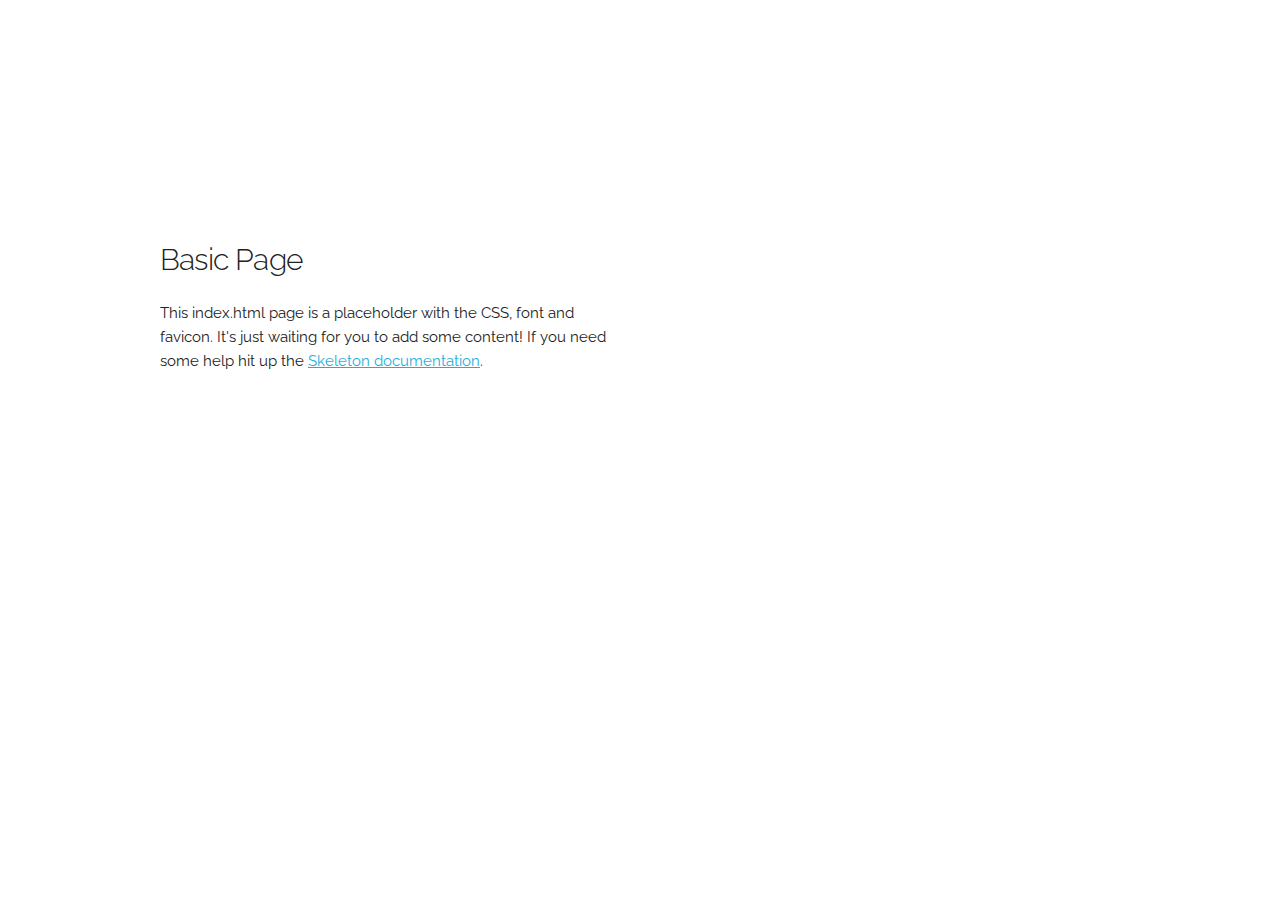
<file: photography/index.html>
<!DOCTYPE html>
<html lang="en">
<head>

  <!-- Basic Page Needs
  –––––––––––––––––––––––––––––––––––––––––––––––––– -->
  <meta charset="utf-8">
  <title>Your page title here :)</title>
  <meta name="description" content="">
  <meta name="author" content="">

  <!-- Mobile Specific Metas
  –––––––––––––––––––––––––––––––––––––––––––––––––– -->
  <meta name="viewport" content="width=device-width, initial-scale=1">

  <!-- FONT
  –––––––––––––––––––––––––––––––––––––––––––––––––– -->
  <link href="//fonts.googleapis.com/css?family=Raleway:400,300,600" rel="stylesheet" type="text/css">

  <!-- CSS
  –––––––––––––––––––––––––––––––––––––––––––––––––– -->
  <link rel="stylesheet" href="css/normalize.css">
  <link rel="stylesheet" href="css/skeleton.css">

  <!-- Favicon
  –––––––––––––––––––––––––––––––––––––––––––––––––– -->
  <link rel="icon" type="image/png" href="images/favicon.png">

</head>
<body>

  <!-- Primary Page Layout
  –––––––––––––––––––––––––––––––––––––––––––––––––– -->
  <div class="container">
    <div class="row">
      <div class="one-half column" style="margin-top: 25%">
        <h4>Basic Page</h4>
        <p>This index.html page is a placeholder with the CSS, font and favicon. It's just waiting for you to add some content! If you need some help hit up the <a href="http://www.getskeleton.com">Skeleton documentation</a>.</p>
      </div>
    </div>
  </div>

<!-- End Document
  –––––––––––––––––––––––––––––––––––––––––––––––––– -->
</body>
</html>
</file>
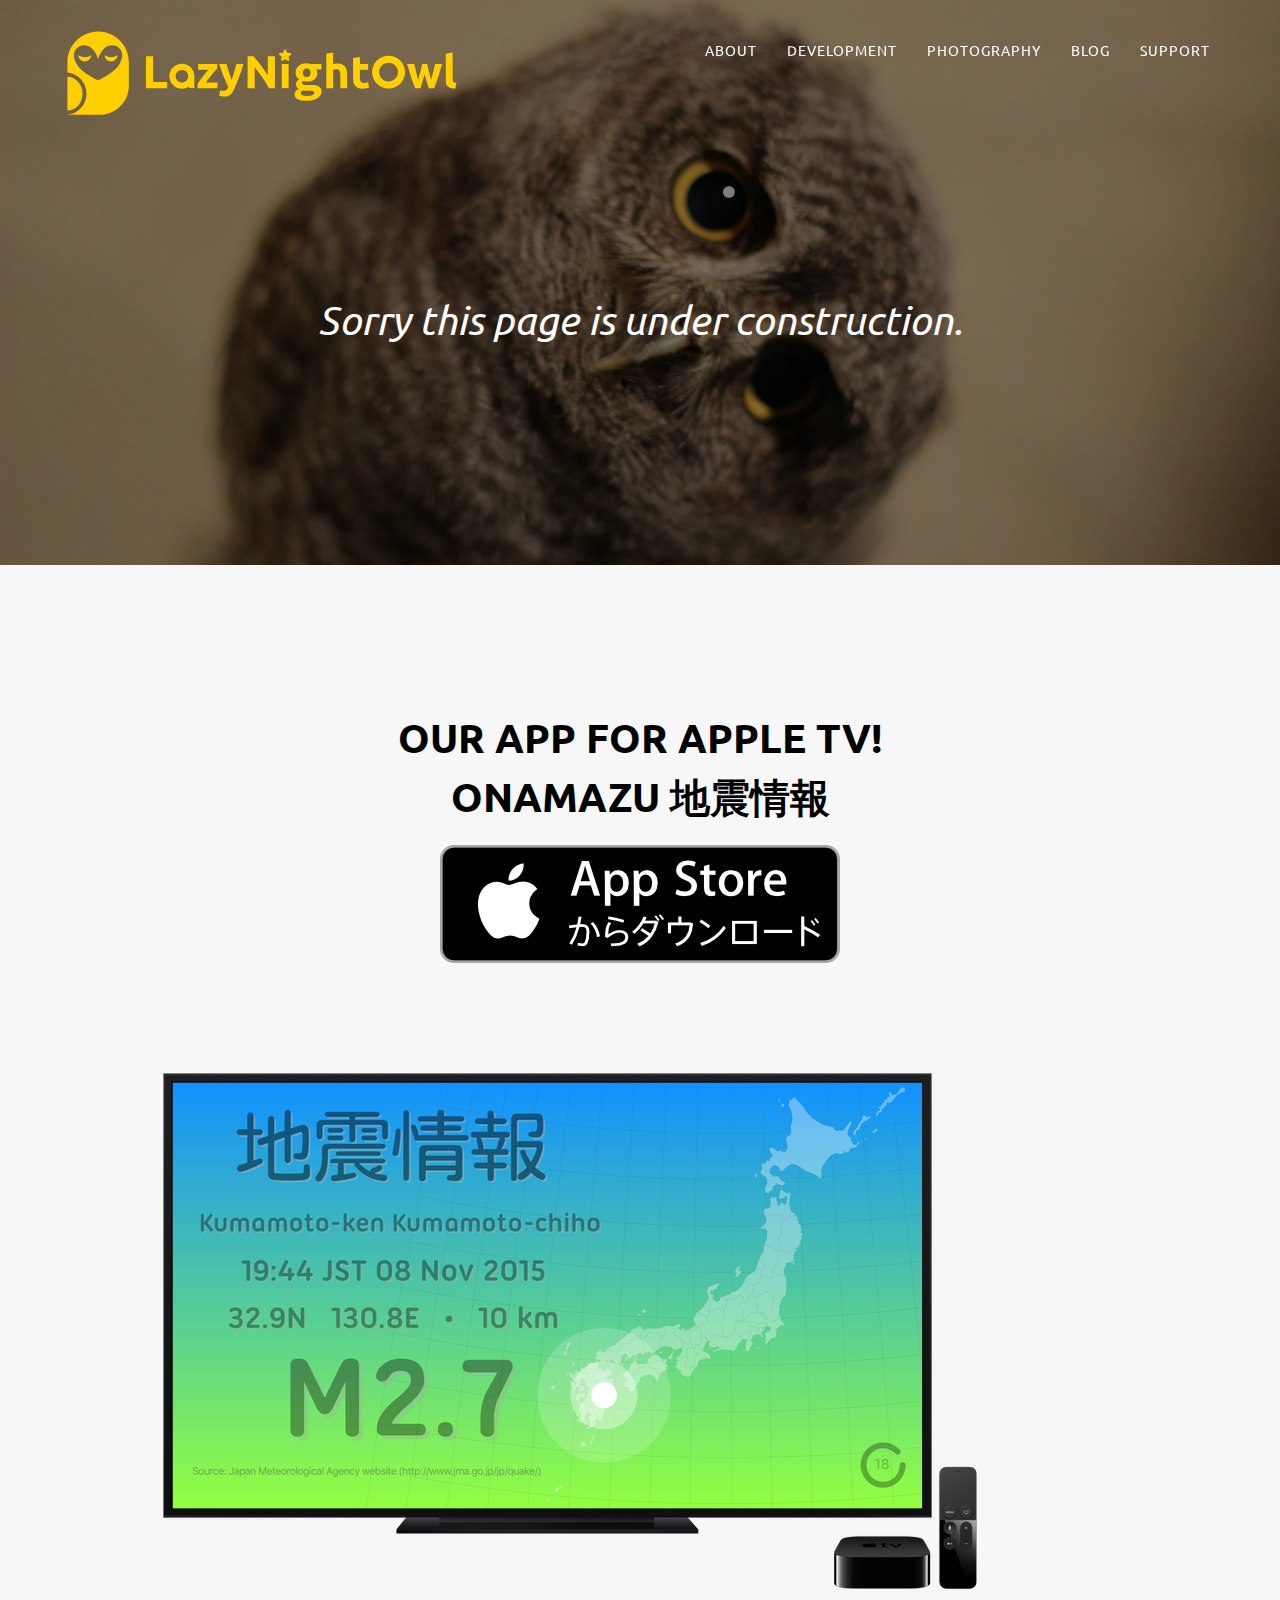
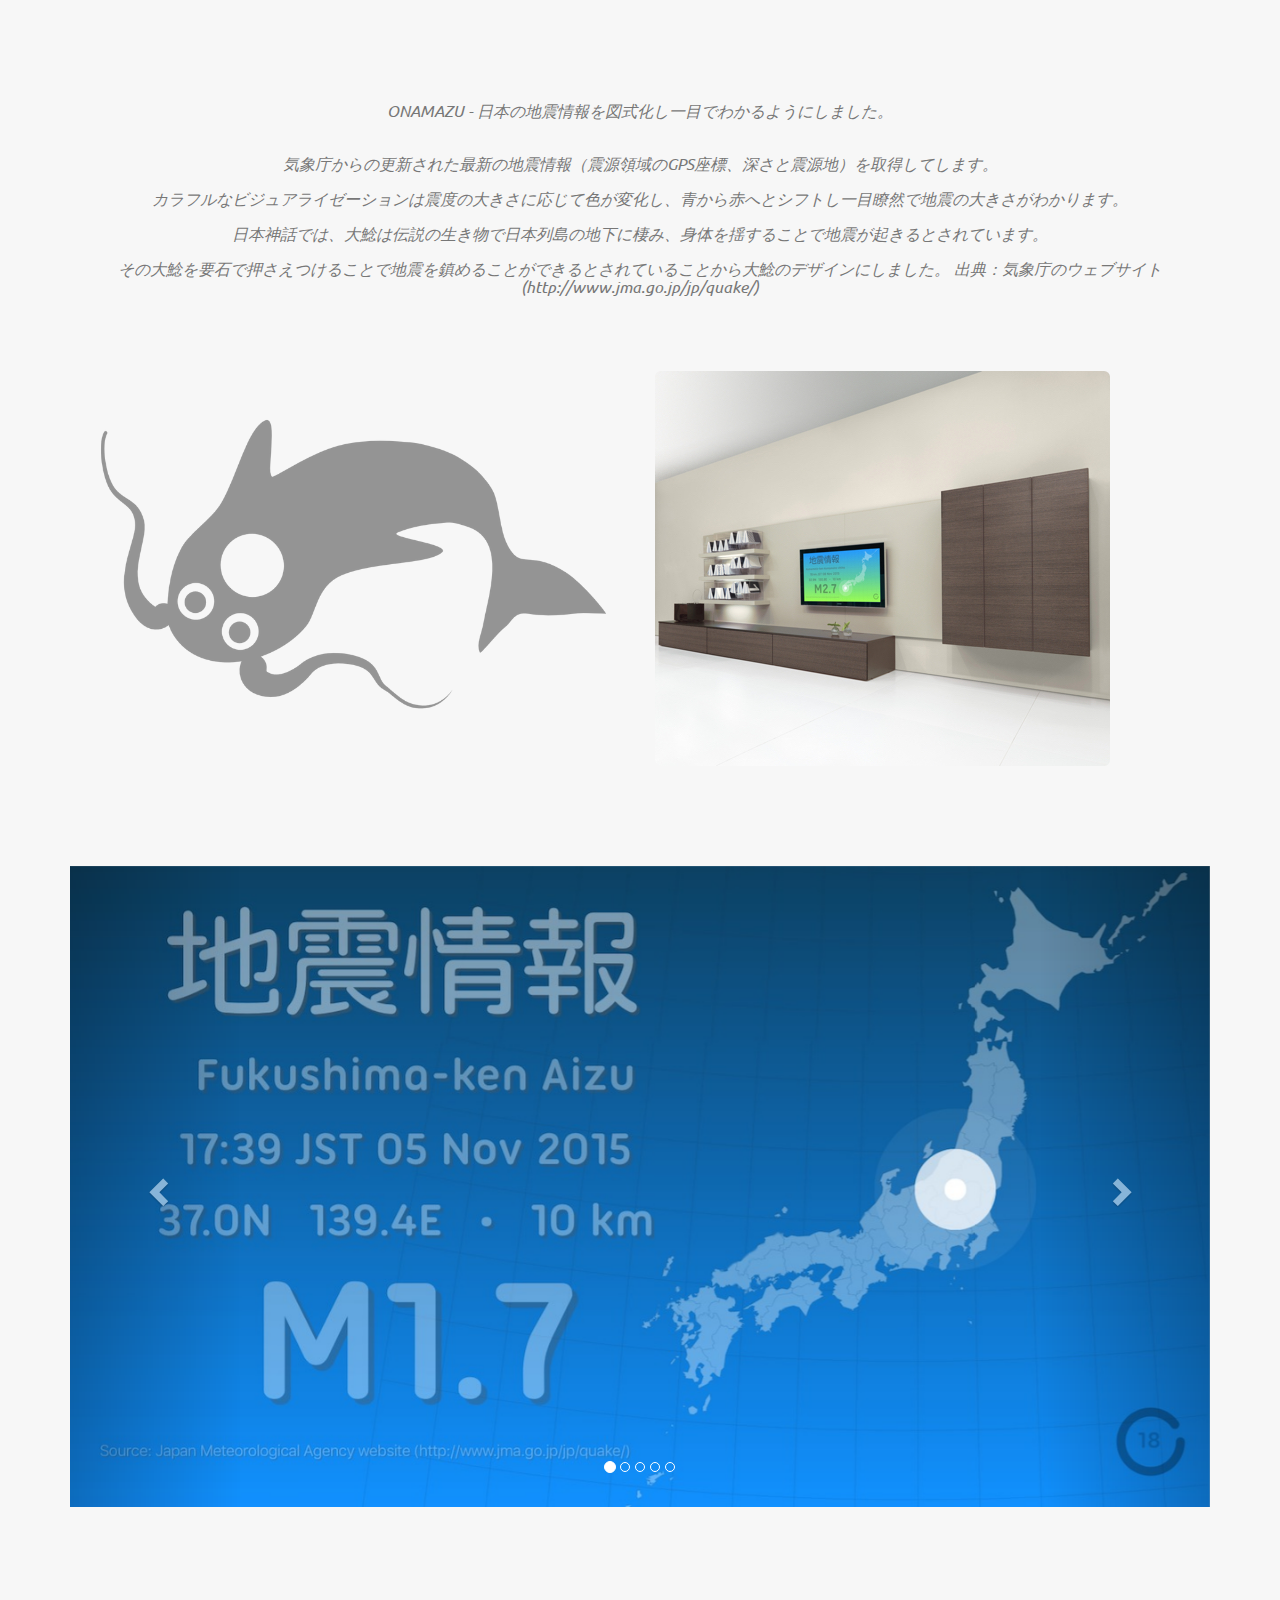
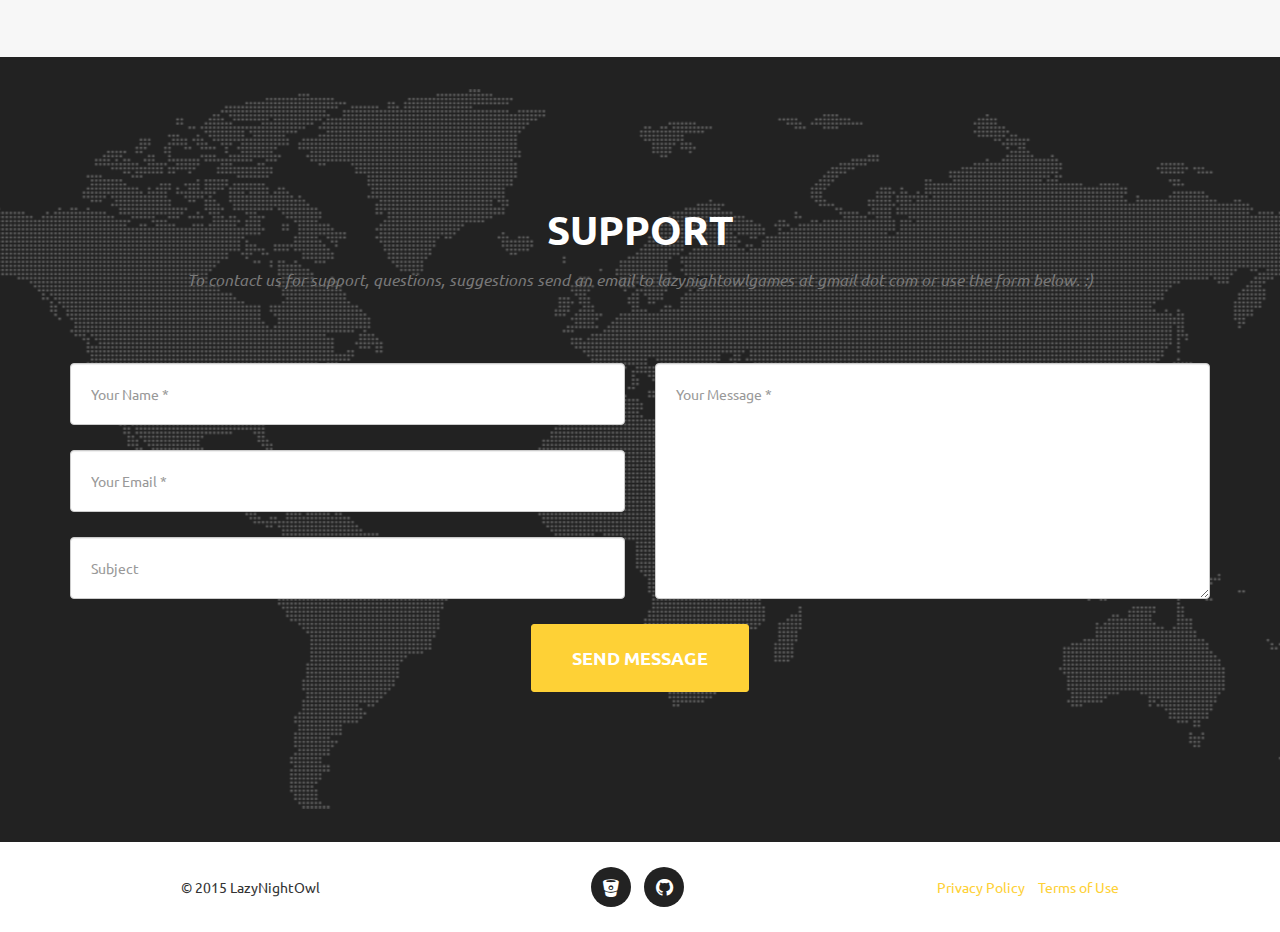
<file: index_old.html>
<!DOCTYPE html>
<html>

  <head>
    <meta charset="utf-8">
    <meta http-equiv="X-UA-Compatible" content="IE=edge">
    <title>LazyNightOwl</title>
    <meta name="viewport" content="width=device-width">
    <meta name="description" content="Write an awesome description for your new site here. You can edit this line in _config.yml. It will appear in your document head meta (for Google search results) and in your feed.xml site description.">
    <link rel="canonical" href="https://lazynightowl.com/">


    <!-- Latest compiled and minified CSS -->
    <link rel="stylesheet" href="//maxcdn.bootstrapcdn.com/bootstrap/3.3.5/css/bootstrap.min.css">

    <!-- Custom CSS & Bootstrap Core CSS - Uses Bootswatch Flatly Theme: http://bootswatch.com/flatly/ -->
    <link rel="stylesheet" href="style.css">

    <!-- Custom Fonts -->
    <link rel="stylesheet" href="css/font-awesome/css/font-awesome.min.css">

    <link href='https://fonts.googleapis.com/css?family=Ubuntu:400,700,300' rel='stylesheet' type='text/css'>
    <link href='http://fonts.googleapis.com/css?family=Open+Sans:400,100,300,700' rel='stylesheet' type='text/css'>

    <!-- HTML5 Shim and Respond.js IE8 support of HTML5 elements and media queries -->
    <!-- WARNING: Respond.js doesn't work if you view the page via file:// -->
    <!--[if lt IE 9]>
        <script src="https://oss.maxcdn.com/libs/html5shiv/3.7.0/html5shiv.js"></script>
        <script src="https://oss.maxcdn.com/libs/respond.js/1.4.2/respond.min.js"></script>
    <![endif]-->
</head>



    <body id="page-top" class="index">

    <!-- Navigation -->
    <nav class="navbar navbar-default navbar-fixed-top">
        <div class="container">
            <!-- Brand and toggle get grouped for better mobile display -->
            <div class="navbar-header page-scroll">
                <button type="button" class="navbar-toggle" data-toggle="collapse" data-target="#bs-example-navbar-collapse-1">
                    <span class="sr-only">Toggle navigation</span>
                    <span class="icon-bar"></span>
                    <span class="icon-bar"></span>
                    <span class="icon-bar"></span>
                </button>
                <a class="navbar-brand page-scroll" href="#page-top">
                  <!-- LazyNightOwl -->
                    <img src="img/logos/LazyNightOwl_v2.svg" class="logo" alt="LazyNightOwl Logo">
                </a>
            </div>

            <!-- Collect the nav links, forms, and other content for toggling -->
            <div class="collapse navbar-collapse" id="bs-example-navbar-collapse-1">
                <ul class="nav navbar-nav navbar-right">
                    <li class="hidden">
                        <a href="#page-top"></a>
                    </li>
                    <li>
                        <a class="page-scroll" href="#about">About</a>
                    </li>
                    <li>
                        <a class="page-scroll" href="#team">Development</a>
                    </li>
                    <li>
                        <a class="page-scroll" href="#portfolio">Photography</a>
                    </li>

                    <li>
                        <a class="page-scroll" href="#team">Blog</a>
                    </li>
                    <li>
                        <a class="page-scroll" href="#contact">Support</a>
                    </li>
                    <!-- <li>
                      <a class="page-scroll" href="http://lazynightowl.wordpress.com">Blog</a>
                    </li> -->
                </ul>
            </div>
            <!-- /.navbar-collapse -->
        </div>
        <!-- /.container-fluid -->
    </nav>

    <!-- Header -->
    <header>
        <div class="container">
            <div class="intro-text">
                <div class="intro-lead-in">Sorry this page is under construction.</div>
            </div>
            <!-- <div class="intro-text">
                <div class="intro-lead-in">Our new app for Apple TV!</div>
                <div class="intro-heading">ONAMAZU 地震情報</div>
                <a href="https://itunes.apple.com/us/app/onamazu-%E5%9C%B0%E9%9C%87%E6%83%85%E5%A0%B1/id1056919562?mt=8" class="page-scroll btn"><img src="img/AppStore.png" class="img-responsive" alt=""></a>
            </div> -->
        </div>
    </header>
<!--





 -->

    <!-- Portfolio Grid Section -->
<section id="portfolio" class="bg-light-gray">
  <div class="container">
    <div class="row">
      <div class="col-lg-12 text-center">

        <h2 class="section-heading" style="color:black">Our app for Apple TV!</h2>
        <h2 class="section-heading" style="color:black">ONAMAZU 地震情報</h2>
        <h2>

            <a href="https://itunes.apple.com/us/app/onamazu-%E5%9C%B0%E9%9C%87%E6%83%85%E5%A0%B1/id1056919562?mt=8" class="page-scroll btn"><img src="img/AppStore.png" alt=""></a>
        </h2>


        <img src="img/hero.png" class="img-responsive" alt="">



        <h3 class="section-subheading text-muted">ONAMAZU - 日本の地震情報を図式化し一目でわかるようにしました。<br><br><br>

          気象庁からの更新された最新の地震情報（震源領域のGPS座標、深さと震源地）を取得してします。<br><br>
          カラフルなビジュアライゼーションは震度の大きさに応じて色が変化し、青から赤へとシフトし一目瞭然で地震の大きさがわかります。<br><br>
          日本神話では、大鯰は伝説の生き物で日本列島の地下に棲み、身体を揺することで地震が起きるとされています。<br><br>その大鯰を要石で押さえつけることで地震を鎮めることができるとされていることから大鯰のデザインにしました。
          出典：気象庁のウェブサイト(http://www.jma.go.jp/jp/quake/)</h3>


          <div class="row">
            <div class="col-md-6"><img src="img/onamazu.png" class="img-responsive img-rounded" alt="" ></div>
            <div class="col-md-6"><img src="img/modern-living-room.jpg" class="img-responsive img-rounded" alt=""></div>

          </div>
          <div class="row">
          <div class="col-md-6" style="height:100px"></div>
        </div>

        </div>

        </div>


          <div id="screenshots-carousel" class="carousel slide carousel-fade" data-ride="carousel">


            <!-- Wrapper for slides -->
            <div class="carousel-inner" role="listbox">
              <div class="item active">
                <img src="img/screenshots/1.jpeg" alt="...">
                <!-- <div class="carousel-caption">
                <h3></h3>
                <p>ONAMAZUからのいくつかのスクリーンショット</p>
              </div> -->
            </div>

            <div class="item">
              <img src="img/screenshots/2.jpeg" alt="...">
              <!-- <div class="carousel-caption">
              <h3></h3>
              <p>ONAMAZUからのいくつかのスクリーンショット</p>
            </div> -->
          </div>

          <div class="item">
            <img src="img/screenshots/3.jpeg" alt="...">
            <!-- <div class="carousel-caption">
            <h3></h3>
            <p>ONAMAZUからのいくつかのスクリーンショット</p>
          </div> -->
        </div>

        <div class="item">
          <img src="img/screenshots/4.jpeg" alt="...">
          <!-- <div class="carousel-caption">
          <h3></h3>
          <p>ONAMAZUからのいくつかのスクリーンショット</p>
        </div> -->
        </div>


      <div class="item">
        <img src="img/screenshots/5.jpeg" alt="...">
        <!-- <div class="carousel-caption">
        <h3></h3>
        <p>ONAMAZUからのいくつかのスクリーンショット</p>
      </div> -->
    </div>

    <div class="item">
      <img src="img/screenshots/6.jpeg" alt="...">
      <!-- <div class="carousel-caption">
      <h3></h3>
      <p>ONAMAZUからのいくつかのスクリーンショット</p>
    </div> -->
  </div>

  </div>

  <!-- Indicators -->
  <ol class="carousel-indicators">
    <li data-target="#screenshots-carousel" data-slide-to="0" class="active"></li>
    <li data-target="#screenshots-carousel" data-slide-to="1"></li>
    <li data-target="#screenshots-carousel" data-slide-to="2"></li>
    <li data-target="#screenshots-carousel" data-slide-to="3"></li>
    <li data-target="#screenshots-carousel" data-slide-to="4"></li>
  </ol>

  <!-- Controls -->
  <a class="left carousel-control" href="#carousel-example-generic" role="button" data-slide="prev">
    <span class="glyphicon glyphicon-chevron-left" aria-hidden="true"></span>
    <span class="sr-only">Previous</span>
  </a>
  <a class="right carousel-control" href="#carousel-example-generic" role="button" data-slide="next">
    <span class="glyphicon glyphicon-chevron-right" aria-hidden="true"></span>
    <span class="sr-only">Next</span>
  </a>
</div>





</div>
</section>

    <!-- Team Section -->
    <!-- <section id="team" class="bg-light-gray">
        <div class="container">
            <div class="row">
                <div class="col-lg-12 text-center">
                    <h2 class="section-heading">Credits</h2>
                    <h3 class="section-subheading text-muted">&nbsp;</h3>
                </div>
            </div>
            <div class="row">
              <div class="col-lg-3">
              </div>

                <div class="col-lg-3">
                    <div class="team-member">
                        <img src="img/team/1.jpg" class="img-responsive img-circle" alt="">
                        <h4>João Amaral</h4>
                        <p class="text-muted">Developer/Artist</p>
                        <ul class="list-inline social-buttons">

                            <li><a href="https://twitter.com/joaoamaral"><i class="fa fa-twitter"></i></a>

                            <li><a href="https://www.facebook.com/jpfamaral"><i class="fa fa-facebook"></i></a>

                            <li><a href="https://jp.linkedin.com/in/joaopauloamaral"><i class="fa fa-linkedin"></i></a>


                        </ul>
                    </div>
                </div>

                <div class="col-lg-3">
                    <div class="team-member">
                        <img src="img/team/2.jpg" class="img-responsive img-circle" alt="">
                        <h4>荒田　章子</h4>
                        <p class="text-muted">CEO/Artist</p>
                        <ul class="list-inline social-buttons">

                            <li><a href="https://www.facebook.com/akiko.arata.amaral"><i class="fa fa-facebook"></i></a>

                            <li><a href="https://www.linkedin.com/profile/view?id=AAkAABM3wEwBYfdy62vWxO2j_va-OfxLkEDzPoQ"><i class="fa fa-linkedin"></i></a>


                        </ul>
                    </div>
                </div>

                <div class="col-lg-3">
                </div>
            </div>
            <div class="row">
                <div class="col-lg-8 col-lg-offset-2 text-center">
                    <p class="large text-muted">&nbsp;</p>
                </div>
            </div>
        </div>
    </section> -->

    <section id="contact">
        <div class="container">
            <div class="row">
                <div class="col-lg-12 text-center">
                    <h2 class="section-heading">Support</h2>
                    <h3 class="section-subheading text-muted">To contact us for support, questions, suggestions send an email to lazynightowlgames at gmail dot com or use the form below. :)</h3>

                </div>
            </div>
            <div class="row">
                <div class="col-lg-12">
                    <form name="sentMessage" id="contactForm" novalidate>
                        <input type="text" name="_gotcha" style="display:none" />
                        <div class="row">
                            <div class="col-md-6">
                                <div class="form-group">
                                    <input type="text" class="form-control" placeholder="Your Name *" id="name" name="name" required data-validation-required-message="Please enter your name.">
                                    <p class="help-block text-danger"></p>
                                </div>
                                <div class="form-group">
                                    <input type="email" class="form-control" placeholder="Your Email *" id="email" required data-validation-required-message="Please enter your email address." name="_replyto">
                                    <p class="help-block text-danger"></p>
                                </div>
                                <div class="form-group">
                                    <input type="text" class="form-control" placeholder="Subject" name="phone" id="phone" required data-validation-required-message="Please enter the subject of the message.">
                                    <p class="help-block text-danger"></p>
                                </div>
                            </div>
                            <div class="col-md-6">
                                <div class="form-group">
                                    <textarea class="form-control" placeholder="Your Message *" id="message" name="message" required data-validation-required-message="Please enter a message."></textarea>
                                    <p class="help-block text-danger"></p>
                                </div>
                            </div>
                            <div class="clearfix"></div>
                            <div class="col-lg-12 text-center">
                                <div id="success"></div>
                                <button type="submit" class="btn btn-xl">Send Message</button>
                            </div>
                        </div>
                    </form>
                </div>
            </div>
        </div>
    </section>

      <footer>
        <div class="container">
            <div class="row">
                <div class="col-md-4">
                    <span class="copyright"> &copy; 2015 LazyNightOwl</span>
                </div>
                <div class="col-md-4">
                    <ul class="list-inline social-buttons">

                        <li><a href="http://bitbucket.org/lazynightowl"><i class="fa fa-bitbucket"></i></a>
                        </li>

                        <li><a href="https://github.com/joaoamaral"><i class="fa fa-github"></i></a>
                        </li>

                    </ul>
                </div>
                <div class="col-md-4">
                    <ul class="list-inline quicklinks">
                        <li><a href="#">Privacy Policy</a>
                        </li>
                        <li><a href="#">Terms of Use</a>
                        </li>
                    </ul>
                </div>
            </div>
        </div>
    </footer>


    <!-- Bootstrap Core JavaScript - Latest compiled and minified JavaScript -->
    <script src="//ajax.googleapis.com/ajax/libs/jquery/1.11.3/jquery.min.js"></script>
    <script src="//maxcdn.bootstrapcdn.com/bootstrap/3.3.5/js/bootstrap.min.js"></script>

    <!-- Plugin JavaScript -->
    <script src="js/jquery.easing.min.js"></script>
    <script src="js/classie.js"></script>
    <script src="js/cbpAnimatedHeader.js"></script>

    <!-- Contact Form JavaScript -->
    <script src="js/jqBootstrapValidation.js"></script>
    <script src="js/contact_me.js"></script>

    <!-- Custom Theme JavaScript -->
    <script src="js/agency.js"></script>


    </body>
</html>
</file>
<file: photography/css/skeleton.css>
/*
* Skeleton V2.0.4
* Copyright 2014, Dave Gamache
* www.getskeleton.com
* Free to use under the MIT license.
* http://www.opensource.org/licenses/mit-license.php
* 12/29/2014
*/


/* Table of contents
––––––––––––––––––––––––––––––––––––––––––––––––––
- Grid
- Base Styles
- Typography
- Links
- Buttons
- Forms
- Lists
- Code
- Tables
- Spacing
- Utilities
- Clearing
- Media Queries
*/


/* Grid
–––––––––––––––––––––––––––––––––––––––––––––––––– */
.container {
  position: relative;
  width: 100%;
  max-width: 960px;
  margin: 0 auto;
  padding: 0 20px;
  box-sizing: border-box; }
.column,
.columns {
  width: 100%;
  float: left;
  box-sizing: border-box; }

/* For devices larger than 400px */
@media (min-width: 400px) {
  .container {
    width: 85%;
    padding: 0; }
}

/* For devices larger than 550px */
@media (min-width: 550px) {
  .container {
    width: 80%; }
  .column,
  .columns {
    margin-left: 4%; }
  .column:first-child,
  .columns:first-child {
    margin-left: 0; }

  .one.column,
  .one.columns                    { width: 4.66666666667%; }
  .two.columns                    { width: 13.3333333333%; }
  .three.columns                  { width: 22%;            }
  .four.columns                   { width: 30.6666666667%; }
  .five.columns                   { width: 39.3333333333%; }
  .six.columns                    { width: 48%;            }
  .seven.columns                  { width: 56.6666666667%; }
  .eight.columns                  { width: 65.3333333333%; }
  .nine.columns                   { width: 74.0%;          }
  .ten.columns                    { width: 82.6666666667%; }
  .eleven.columns                 { width: 91.3333333333%; }
  .twelve.columns                 { width: 100%; margin-left: 0; }

  .one-third.column               { width: 30.6666666667%; }
  .two-thirds.column              { width: 65.3333333333%; }

  .one-half.column                { width: 48%; }

  /* Offsets */
  .offset-by-one.column,
  .offset-by-one.columns          { margin-left: 8.66666666667%; }
  .offset-by-two.column,
  .offset-by-two.columns          { margin-left: 17.3333333333%; }
  .offset-by-three.column,
  .offset-by-three.columns        { margin-left: 26%;            }
  .offset-by-four.column,
  .offset-by-four.columns         { margin-left: 34.6666666667%; }
  .offset-by-five.column,
  .offset-by-five.columns         { margin-left: 43.3333333333%; }
  .offset-by-six.column,
  .offset-by-six.columns          { margin-left: 52%;            }
  .offset-by-seven.column,
  .offset-by-seven.columns        { margin-left: 60.6666666667%; }
  .offset-by-eight.column,
  .offset-by-eight.columns        { margin-left: 69.3333333333%; }
  .offset-by-nine.column,
  .offset-by-nine.columns         { margin-left: 78.0%;          }
  .offset-by-ten.column,
  .offset-by-ten.columns          { margin-left: 86.6666666667%; }
  .offset-by-eleven.column,
  .offset-by-eleven.columns       { margin-left: 95.3333333333%; }

  .offset-by-one-third.column,
  .offset-by-one-third.columns    { margin-left: 34.6666666667%; }
  .offset-by-two-thirds.column,
  .offset-by-two-thirds.columns   { margin-left: 69.3333333333%; }

  .offset-by-one-half.column,
  .offset-by-one-half.columns     { margin-left: 52%; }

}


/* Base Styles
–––––––––––––––––––––––––––––––––––––––––––––––––– */
/* NOTE
html is set to 62.5% so that all the REM measurements throughout Skeleton
are based on 10px sizing. So basically 1.5rem = 15px :) */
html {
  font-size: 62.5%; }
body {
  font-size: 1.5em; /* currently ems cause chrome bug misinterpreting rems on body element */
  line-height: 1.6;
  font-weight: 400;
  font-family: "Raleway", "HelveticaNeue", "Helvetica Neue", Helvetica, Arial, sans-serif;
  color: #222; }


/* Typography
–––––––––––––––––––––––––––––––––––––––––––––––––– */
h1, h2, h3, h4, h5, h6 {
  margin-top: 0;
  margin-bottom: 2rem;
  font-weight: 300; }
h1 { font-size: 4.0rem; line-height: 1.2;  letter-spacing: -.1rem;}
h2 { font-size: 3.6rem; line-height: 1.25; letter-spacing: -.1rem; }
h3 { font-size: 3.0rem; line-height: 1.3;  letter-spacing: -.1rem; }
h4 { font-size: 2.4rem; line-height: 1.35; letter-spacing: -.08rem; }
h5 { font-size: 1.8rem; line-height: 1.5;  letter-spacing: -.05rem; }
h6 { font-size: 1.5rem; line-height: 1.6;  letter-spacing: 0; }

/* Larger than phablet */
@media (min-width: 550px) {
  h1 { font-size: 5.0rem; }
  h2 { font-size: 4.2rem; }
  h3 { font-size: 3.6rem; }
  h4 { font-size: 3.0rem; }
  h5 { font-size: 2.4rem; }
  h6 { font-size: 1.5rem; }
}

p {
  margin-top: 0; }


/* Links
–––––––––––––––––––––––––––––––––––––––––––––––––– */
a {
  color: #1EAEDB; }
a:hover {
  color: #0FA0CE; }


/* Buttons
–––––––––––––––––––––––––––––––––––––––––––––––––– */
.button,
button,
input[type="submit"],
input[type="reset"],
input[type="button"] {
  display: inline-block;
  height: 38px;
  padding: 0 30px;
  color: #555;
  text-align: center;
  font-size: 11px;
  font-weight: 600;
  line-height: 38px;
  letter-spacing: .1rem;
  text-transform: uppercase;
  text-decoration: none;
  white-space: nowrap;
  background-color: transparent;
  border-radius: 4px;
  border: 1px solid #bbb;
  cursor: pointer;
  box-sizing: border-box; }
.button:hover,
button:hover,
input[type="submit"]:hover,
input[type="reset"]:hover,
input[type="button"]:hover,
.button:focus,
button:focus,
input[type="submit"]:focus,
input[type="reset"]:focus,
input[type="button"]:focus {
  color: #333;
  border-color: #888;
  outline: 0; }
.button.button-primary,
button.button-primary,
input[type="submit"].button-primary,
input[type="reset"].button-primary,
input[type="button"].button-primary {
  color: #FFF;
  background-color: #33C3F0;
  border-color: #33C3F0; }
.button.button-primary:hover,
button.button-primary:hover,
input[type="submit"].button-primary:hover,
input[type="reset"].button-primary:hover,
input[type="button"].button-primary:hover,
.button.button-primary:focus,
button.button-primary:focus,
input[type="submit"].button-primary:focus,
input[type="reset"].button-primary:focus,
input[type="button"].button-primary:focus {
  color: #FFF;
  background-color: #1EAEDB;
  border-color: #1EAEDB; }


/* Forms
–––––––––––––––––––––––––––––––––––––––––––––––––– */
input[type="email"],
input[type="number"],
input[type="search"],
input[type="text"],
input[type="tel"],
input[type="url"],
input[type="password"],
textarea,
select {
  height: 38px;
  padding: 6px 10px; /* The 6px vertically centers text on FF, ignored by Webkit */
  background-color: #fff;
  border: 1px solid #D1D1D1;
  border-radius: 4px;
  box-shadow: none;
  box-sizing: border-box; }
/* Removes awkward default styles on some inputs for iOS */
input[type="email"],
input[type="number"],
input[type="search"],
input[type="text"],
input[type="tel"],
input[type="url"],
input[type="password"],
textarea {
  -webkit-appearance: none;
     -moz-appearance: none;
          appearance: none; }
textarea {
  min-height: 65px;
  padding-top: 6px;
  padding-bottom: 6px; }
input[type="email"]:focus,
input[type="number"]:focus,
input[type="search"]:focus,
input[type="text"]:focus,
input[type="tel"]:focus,
input[type="url"]:focus,
input[type="password"]:focus,
textarea:focus,
select:focus {
  border: 1px solid #33C3F0;
  outline: 0; }
label,
legend {
  display: block;
  margin-bottom: .5rem;
  font-weight: 600; }
fieldset {
  padding: 0;
  border-width: 0; }
input[type="checkbox"],
input[type="radio"] {
  display: inline; }
label > .label-body {
  display: inline-block;
  margin-left: .5rem;
  font-weight: normal; }


/* Lists
–––––––––––––––––––––––––––––––––––––––––––––––––– */
ul {
  list-style: circle inside; }
ol {
  list-style: decimal inside; }
ol, ul {
  padding-left: 0;
  margin-top: 0; }
ul ul,
ul ol,
ol ol,
ol ul {
  margin: 1.5rem 0 1.5rem 3rem;
  font-size: 90%; }
li {
  margin-bottom: 1rem; }


/* Code
–––––––––––––––––––––––––––––––––––––––––––––––––– */
code {
  padding: .2rem .5rem;
  margin: 0 .2rem;
  font-size: 90%;
  white-space: nowrap;
  background: #F1F1F1;
  border: 1px solid #E1E1E1;
  border-radius: 4px; }
pre > code {
  display: block;
  padding: 1rem 1.5rem;
  white-space: pre; }


/* Tables
–––––––––––––––––––––––––––––––––––––––––––––––––– */
th,
td {
  padding: 12px 15px;
  text-align: left;
  border-bottom: 1px solid #E1E1E1; }
th:first-child,
td:first-child {
  padding-left: 0; }
th:last-child,
td:last-child {
  padding-right: 0; }


/* Spacing
–––––––––––––––––––––––––––––––––––––––––––––––––– */
button,
.button {
  margin-bottom: 1rem; }
input,
textarea,
select,
fieldset {
  margin-bottom: 1.5rem; }
pre,
blockquote,
dl,
figure,
table,
p,
ul,
ol,
form {
  margin-bottom: 2.5rem; }


/* Utilities
–––––––––––––––––––––––––––––––––––––––––––––––––– */
.u-full-width {
  width: 100%;
  box-sizing: border-box; }
.u-max-full-width {
  max-width: 100%;
  box-sizing: border-box; }
.u-pull-right {
  float: right; }
.u-pull-left {
  float: left; }


/* Misc
–––––––––––––––––––––––––––––––––––––––––––––––––– */
hr {
  margin-top: 3rem;
  margin-bottom: 3.5rem;
  border-width: 0;
  border-top: 1px solid #E1E1E1; }


/* Clearing
–––––––––––––––––––––––––––––––––––––––––––––––––– */

/* Self Clearing Goodness */
.container:after,
.row:after,
.u-cf {
  content: "";
  display: table;
  clear: both; }


/* Media Queries
–––––––––––––––––––––––––––––––––––––––––––––––––– */
/*
Note: The best way to structure the use of media queries is to create the queries
near the relevant code. For example, if you wanted to change the styles for buttons
on small devices, paste the mobile query code up in the buttons section and style it
there.
*/


/* Larger than mobile */
@media (min-width: 400px) {}

/* Larger than phablet (also point when grid becomes active) */
@media (min-width: 550px) {}

/* Larger than tablet */
@media (min-width: 750px) {}

/* Larger than desktop */
@media (min-width: 1000px) {}

/* Larger than Desktop HD */
@media (min-width: 1200px) {}
</file>
<file: style.css>
/*Liquid error: Included file '_includes/css/bootstrap.min.css' not found*/
/*!
 * Start Bootstrap - Agency Bootstrap Theme (http://startbootstrap.com)
 * Code licensed under the Apache License v2.0.
 * For details, see http://www.apache.org/licenses/LICENSE-2.0.
 */

body {
    overflow-x: hidden;
    font-family: "Ubuntu","Helvetica Neue",Helvetica,Arial,sans-serif;
    color: #333;
}

.text-muted {
    color: #777;
}

.text-primary {
    color: #fed136;
}

p {
    font-size: 14px;
    line-height: 1.75;
}

p.large {
    font-size: 16px;
}

a,
a:hover,
a:focus,
a:active,
a.active {
    outline: 0;
}

a {
    color: #fed136;
}

a:hover,
a:focus,
a:active,
a.active {
    color: #fec503;
}

h1,
h2,
h3,
h4,
h5,
h6 {
    text-transform: uppercase;
    font-family: "Ubuntu","Helvetica Neue",Helvetica,Arial,sans-serif;
    font-weight: 700;
}

.img-centered {
    margin: 0 auto;
}

.bg-light-gray {
    background-color: #f7f7f7;
}

.bg-darkest-gray {
    background-color: #222;
}

.btn-primary {
    border-color: #fed136;
    text-transform: uppercase;
    font-family: "Ubuntu","Helvetica Neue",Helvetica,Arial,sans-serif;
    font-weight: 700;
    color: #fff;
    background-color: #fed136;
}

.btn-primary:hover,
.btn-primary:focus,
.btn-primary:active,
.btn-primary.active,
.open .dropdown-toggle.btn-primary {
    border-color: #fed136;
    color: #fff;
    background-color: #fec503;
}

.btn-primary:active,
.btn-primary.active,
.open .dropdown-toggle.btn-primary {
    background-image: none;
}

.btn-primary.disabled,
.btn-primary[disabled],
fieldset[disabled] .btn-primary,
.btn-primary.disabled:hover,
.btn-primary[disabled]:hover,
fieldset[disabled] .btn-primary:hover,
.btn-primary.disabled:focus,
.btn-primary[disabled]:focus,
fieldset[disabled] .btn-primary:focus,
.btn-primary.disabled:active,
.btn-primary[disabled]:active,
fieldset[disabled] .btn-primary:active,
.btn-primary.disabled.active,
.btn-primary[disabled].active,
fieldset[disabled] .btn-primary.active {
    border-color: #fed136;
    background-color: #fed136;
}

.btn-primary .badge {
    color: #fed136;
    background-color: #fff;
}

.btn-xl {
    padding: 20px 40px;
    border-color: #fed136;
    border-radius: 3px;
    text-transform: uppercase;
    font-family: "Ubuntu","Helvetica Neue",Helvetica,Arial,sans-serif;
    font-size: 18px;
    font-weight: 700;
    color: #fff;
    background-color: #fed136;
}

.btn-xl:hover,
.btn-xl:focus,
.btn-xl:active,
.btn-xl.active,
.open .dropdown-toggle.btn-xl {
    border-color: #fed136;
    color: #fff;
    background-color: #fec503;
}

.btn-xl:active,
.btn-xl.active,
.open .dropdown-toggle.btn-xl {
    background-image: none;
}

.btn-xl.disabled,
.btn-xl[disabled],
fieldset[disabled] .btn-xl,
.btn-xl.disabled:hover,
.btn-xl[disabled]:hover,
fieldset[disabled] .btn-xl:hover,
.btn-xl.disabled:focus,
.btn-xl[disabled]:focus,
fieldset[disabled] .btn-xl:focus,
.btn-xl.disabled:active,
.btn-xl[disabled]:active,
fieldset[disabled] .btn-xl:active,
.btn-xl.disabled.active,
.btn-xl[disabled].active,
fieldset[disabled] .btn-xl.active {
    border-color: #fed136;
    background-color: #fed136;
}

.btn-xl .badge {
    color: #fed136;
    background-color: #fff;
}

.navbar-default {
    border-color: transparent;
    background-color: #222;
}

.navbar-default .navbar-brand {
  /*text-transform: uppercase;*/
  font-family: "Ubuntu","Helvetica Neue",Helvetica,Arial,sans-serif;
  font-weight: 400;
    color: #fed136;
}

.navbar-default .navbar-brand:hover,
.navbar-default .navbar-brand:focus,
.navbar-default .navbar-brand:active,
.navbar-default .navbar-brand.active {
    color: #fec503;
}

.navbar-default .navbar-collapse {
    border-color: rgba(255,255,255,.02);
}

.navbar-default .navbar-toggle {
    border-color: #fed136;
    background-color: #fed136;
}

.navbar-default .navbar-toggle .icon-bar {
    background-color: #fff;
}

.navbar-default .navbar-toggle:hover,
.navbar-default .navbar-toggle:focus {
    background-color: #fed136;
}

.navbar-default .nav li a {
    text-transform: uppercase;
    font-family: "Ubuntu","Helvetica Neue",Helvetica,Arial,sans-serif;
    font-weight: 400;
    letter-spacing: 1px;
    color: #fff;
}

.navbar-default .nav li a:hover,
.navbar-default .nav li a:focus {
    outline: 0;
    color: #fed136;
}

.navbar-default .navbar-nav>.active>a {
    border-radius: 0;
    color: #fff;
    background-color: #fed136;
}

.navbar-default .navbar-nav>.active>a:hover,
.navbar-default .navbar-nav>.active>a:focus {
    color: #fff;
    background-color: #fec503;
}

@media(min-width:768px) {
    .navbar-default {
        padding: 25px 0;
        border: 0;
        background-color: transparent;
        -webkit-transition: padding .3s;
        -moz-transition: padding .3s;
        transition: padding .3s;
    }

    .navbar-default .navbar-brand {
        font-size: 2em;
        -webkit-transition: all .3s;
        -moz-transition: all .3s;
        transition: all .3s;
    }

    .navbar-default .navbar-nav>.active>a {
        border-radius: 3px;
    }

    .navbar-default.navbar-shrink {
        padding: 10px 0;
        background-color: #222;
    }

    .navbar-default.navbar-shrink .navbar-brand {
        font-size: 1.5em;
    }
}

header {
    text-align: center;
    color: #fff;
    background-attachment: scroll;
    background-image: linear-gradient( rgba(0,0,0,0.5), rgba(0,0,0,0.5) ), url(../img/header-bg.jpg);
    background-position: center center;
    background-repeat: none;
    -webkit-background-size: cover;
    -moz-background-size: cover;
    background-size: cover;
    -o-background-size: cover;
}

header .intro-text {
    padding-top: 100px;
    padding-bottom: 50px;
}

header .intro-text .intro-lead-in {
    margin-bottom: 25px;
    font-family: "Ubuntu","Helvetica Neue",Helvetica,Arial,sans-serif;
    font-size: 22px;
    font-style: italic;
    line-height: 22px;
}

header .intro-text .intro-heading {
    margin-bottom: 25px;
    text-transform: uppercase;
    font-family: "Ubuntu","Helvetica Neue",Helvetica,Arial,sans-serif;
    font-size: 50px;
    font-weight: 700;
    line-height: 50px;
}

@media(min-width:768px) {
    header .intro-text {
        padding-top: 300px;
        padding-bottom: 200px;
    }

    header .intro-text .intro-lead-in {
        margin-bottom: 25px;
        font-family: "Ubuntu","Helvetica Neue",Helvetica,Arial,sans-serif;
        font-size: 40px;
        font-style: italic;
        line-height: 40px;
    }

    header .intro-text .intro-heading {
        margin-bottom: 50px;
        text-transform: uppercase;
        font-family: "Ubuntu","Helvetica Neue",Helvetica,Arial,sans-serif;
        font-size: 75px;
        font-weight: 700;
        line-height: 75px;
    }
}

section {
    padding: 100px 0;
}

section h2.section-heading {
    margin-top: 0;
    margin-bottom: 15px;
    font-size: 40px;
}

section h3.section-subheading {
    margin-bottom: 75px;
    text-transform: none;
    font-family: "Ubuntu","Helvetica Neue",Helvetica,Arial,sans-serif;
    font-size: 16px;
    font-style: italic;
    font-weight: 400;
}

@media(min-width:768px) {
    section {
        padding: 150px 0;
    }
}

.service-heading {
    margin: 15px 0;
    text-transform: none;
}

#portfolio .portfolio-item {
    right: 0;
    margin: 0 0 15px;
}

#portfolio .portfolio-item .portfolio-link {
    display: block;
    position: relative;
    margin: 0 auto;
    max-width: 400px;
}

#portfolio .portfolio-item .portfolio-link .portfolio-hover {
    position: absolute;
    width: 100%;
    height: 100%;
    opacity: 0;
    -webkit-transition: all ease .5s;
    -moz-transition: all ease .5s;
    transition: all ease .5s;
    background: rgba(254,209,54,.9); /* Fallback when no plugin support */
    background: rgba(254,209,54, .9);
}

#portfolio .portfolio-item .portfolio-link .portfolio-hover:hover {
    opacity: 1;
}

#portfolio .portfolio-item .portfolio-link .portfolio-hover .portfolio-hover-content {
    position: absolute;
    top: 50%;
    width: 100%;
    height: 20px;
    margin-top: -12px;
    text-align: center;
    font-size: 20px;
    color: #fff;
}

#portfolio .portfolio-item .portfolio-link .portfolio-hover .portfolio-hover-content i {
    margin-top: -12px;
}

#portfolio .portfolio-item .portfolio-link .portfolio-hover .portfolio-hover-content h3,
#portfolio .portfolio-item .portfolio-link .portfolio-hover .portfolio-hover-content h4 {
    margin: 0;
}

#portfolio .portfolio-item .portfolio-caption {
    margin: 0 auto;
    padding: 25px;
    max-width: 400px;
    text-align: center;
    background-color: #fff;
}

#portfolio .portfolio-item .portfolio-caption h4 {
    margin: 0;
    text-transform: none;
}

#portfolio .portfolio-item .portfolio-caption p {
    margin: 0;
    font-family: "Droid Serif","Helvetica Neue",Helvetica,Arial,sans-serif;
    font-size: 16px;
    font-style: italic;
}

#portfolio * {
    z-index: 2;
}

@media(min-width:767px) {
    #portfolio .portfolio-item {
        margin: 0 0 30px;
    }
}

.timeline {
    position: relative;
    padding: 0;
    list-style: none;
}

.timeline:before {
    content: "";
    position: absolute;
    top: 0;
    bottom: 0;
    left: 40px;
    width: 2px;
    margin-left: -1.5px;
    background-color: #f1f1f1;
}

.timeline>li {
    position: relative;
    margin-bottom: 50px;
    min-height: 50px;
}

.timeline>li:before,
.timeline>li:after {
    content: " ";
    display: table;
}

.timeline>li:after {
    clear: both;
}

.timeline>li .timeline-panel {
    float: right;
    position: relative;
    width: 100%;
    padding: 0 20px 0 100px;
    text-align: left;
}

.timeline>li .timeline-panel:before {
    right: auto;
    left: -15px;
    border-right-width: 15px;
    border-left-width: 0;
}

.timeline>li .timeline-panel:after {
    right: auto;
    left: -14px;
    border-right-width: 14px;
    border-left-width: 0;
}

.timeline>li .timeline-image {
    z-index: 100;
    position: absolute;
    left: 0;
    width: 80px;
    height: 80px;
    margin-left: 0;
    border: 7px solid #f1f1f1;
    border-radius: 100%;
    text-align: center;
    color: #fff;
    background-color: #fed136;
}

.timeline>li .timeline-image h4 {
    margin-top: 12px;
    font-size: 10px;
    line-height: 14px;
}

.timeline>li.timeline-inverted>.timeline-panel {
    float: right;
    padding: 0 20px 0 100px;
    text-align: left;
}

.timeline>li.timeline-inverted>.timeline-panel:before {
    right: auto;
    left: -15px;
    border-right-width: 15px;
    border-left-width: 0;
}

.timeline>li.timeline-inverted>.timeline-panel:after {
    right: auto;
    left: -14px;
    border-right-width: 14px;
    border-left-width: 0;
}

.timeline>li:last-child {
    margin-bottom: 0;
}

.timeline .timeline-heading h4 {
    margin-top: 0;
    color: inherit;
}

.timeline .timeline-heading h4.subheading {
    text-transform: none;
}

.timeline .timeline-body>p,
.timeline .timeline-body>ul {
    margin-bottom: 0;
}

@media(min-width:768px) {
    .timeline:before {
        left: 50%;
    }

    .timeline>li {
        margin-bottom: 100px;
        min-height: 100px;
    }

    .timeline>li .timeline-panel {
        float: left;
        width: 41%;
        padding: 0 20px 20px 30px;
        text-align: right;
    }

    .timeline>li .timeline-image {
        left: 50%;
        width: 100px;
        height: 100px;
        margin-left: -50px;
    }

    .timeline>li .timeline-image h4 {
        margin-top: 16px;
        font-size: 13px;
        line-height: 18px;
    }

    .timeline>li.timeline-inverted>.timeline-panel {
        float: right;
        padding: 0 30px 20px 20px;
        text-align: left;
    }
}

@media(min-width:992px) {
    .timeline>li {
        min-height: 150px;
    }

    .timeline>li .timeline-panel {
        padding: 0 20px 20px;
    }

    .timeline>li .timeline-image {
        width: 150px;
        height: 150px;
        margin-left: -75px;
    }

    .timeline>li .timeline-image h4 {
        margin-top: 30px;
        font-size: 18px;
        line-height: 26px;
    }

    .timeline>li.timeline-inverted>.timeline-panel {
        padding: 0 20px 20px;
    }
}

@media(min-width:1200px) {
    .timeline>li {
        min-height: 170px;
    }

    .timeline>li .timeline-panel {
        padding: 0 20px 20px 100px;
    }

    .timeline>li .timeline-image {
        width: 170px;
        height: 170px;
        margin-left: -85px;
    }

    .timeline>li .timeline-image h4 {
        margin-top: 40px;
    }

    .timeline>li.timeline-inverted>.timeline-panel {
        padding: 0 100px 20px 20px;
    }
}

.team-member {
    margin-bottom: 50px;
    text-align: center;
}

.team-member img {
    margin: 0 auto;
    border: 7px solid #fff;
}

.team-member h4 {
    margin-top: 25px;
    margin-bottom: 0;
    text-transform: none;
}

.team-member p {
    margin-top: 0;
}

aside.clients img {
    margin: 50px auto;
}

section#contact {
    background-color: #222;
    background-image: url(../img/map-image.png);
    background-position: center;
    background-repeat: no-repeat;
}

section#contact .section-heading {
    color: #fff;
}

section#contact .form-group {
    margin-bottom: 25px;
}

section#contact .form-group input,
section#contact .form-group textarea {
    padding: 20px;
}

section#contact .form-group input.form-control {
    height: auto;
}

section#contact .form-group textarea.form-control {
    height: 236px;
}

section#contact .form-control:focus {
    border-color: #fed136;
    box-shadow: none;
}

section#contact::-webkit-input-placeholder {
    text-transform: uppercase;
    font-family: "Ubuntu","Helvetica Neue",Helvetica,Arial,sans-serif;
    font-weight: 700;
    color: #bbb;
}

section#contact:-moz-placeholder {
    text-transform: uppercase;
    font-family: "Ubuntu","Helvetica Neue",Helvetica,Arial,sans-serif;
    font-weight: 700;
    color: #bbb;
}

section#contact::-moz-placeholder {
    text-transform: uppercase;
    font-family: "Ubuntu","Helvetica Neue",Helvetica,Arial,sans-serif;
    font-weight: 700;
    color: #bbb;
}

section#contact:-ms-input-placeholder {
    text-transform: uppercase;
    font-family: "Ubuntu","Helvetica Neue",Helvetica,Arial,sans-serif;
    font-weight: 700;
    color: #bbb;
}

section#contact .text-danger {
    color: #e74c3c;
}

footer {
    padding: 25px 0;
    text-align: center;
}

footer span.copyright {
    text-transform: uppercase;
    text-transform: none;
    font-family: "Ubuntu","Helvetica Neue",Helvetica,Arial,sans-serif;
    line-height: 40px;
}

footer ul.quicklinks {
    margin-bottom: 0;
    text-transform: uppercase;
    text-transform: none;
    font-family: "Ubuntu","Helvetica Neue",Helvetica,Arial,sans-serif;
    line-height: 40px;
}

ul.social-buttons {
    margin-bottom: 0;
}

ul.social-buttons li a {
    display: block;
    width: 40px;
    height: 40px;
    border-radius: 100%;
    font-size: 20px;
    line-height: 40px;
    outline: 0;
    color: #fff;
    background-color: #222;
    -webkit-transition: all .3s;
    -moz-transition: all .3s;
    transition: all .3s;
}

ul.social-buttons li a:hover,
ul.social-buttons li a:focus,
ul.social-buttons li a:active {
    background-color: #fed136;
}

.btn:focus,
.btn:active,
.btn.active,
.btn:active:focus {
    outline: 0;
}

.portfolio-modal .modal-content {
    padding: 100px 0;
    min-height: 100%;
    border: 0;
    border-radius: 0;
    text-align: center;
    background-clip: border-box;
    -webkit-box-shadow: none;
    box-shadow: none;
}

.portfolio-modal .modal-content h2 {
    margin-bottom: 15px;
    font-size: 3em;
}

.portfolio-modal .modal-content p {
    margin-bottom: 30px;
}

.portfolio-modal .modal-content p.item-intro {
    margin: 20px 0 30px;
    font-family: "Droid Serif","Helvetica Neue",Helvetica,Arial,sans-serif;
    font-size: 16px;
    font-style: italic;
}

.portfolio-modal .modal-content ul.list-inline {
    margin-top: 0;
    margin-bottom: 30px;
}

.portfolio-modal .modal-content img {
    margin-bottom: 30px;
}

.portfolio-modal .close-modal {
    position: absolute;
    top: 25px;
    right: 25px;
    width: 75px;
    height: 75px;
    background-color: transparent;
    cursor: pointer;
}

.portfolio-modal .close-modal:hover {
    opacity: .3;
}

.portfolio-modal .close-modal .lr {
    z-index: 1051;
    width: 1px;
    height: 75px;
    margin-left: 35px;
    background-color: #222;
    -webkit-transform: rotate(45deg);
    -ms-transform: rotate(45deg);
    transform: rotate(45deg);
}

.portfolio-modal .close-modal .lr .rl {
    z-index: 1052;
    width: 1px;
    height: 75px;
    background-color: #222;
    -webkit-transform: rotate(90deg);
    -ms-transform: rotate(90deg);
    transform: rotate(90deg);
}

::-moz-selection {
    text-shadow: none;
    background: #fed136;
}

::selection {
    text-shadow: none;
    background: #fed136;
}

img::selection {
    background: 0 0;
}

img::-moz-selection {
    background: 0 0;
}

body {
    webkit-tap-highlight-color: #fed136;
}

.form-control {
   color: black;
}

.carousel-fade .carousel-inner .item {
  -webkit-transition-property: opacity;
          transition-property: opacity;
}
.carousel-fade .carousel-inner .item,
.carousel-fade .carousel-inner .active.left,
.carousel-fade .carousel-inner .active.right {
  opacity: 0;
}
.carousel-fade .carousel-inner .active,
.carousel-fade .carousel-inner .next.left,
.carousel-fade .carousel-inner .prev.right {
  opacity: 1;
}
.carousel-fade .carousel-inner .next,
.carousel-fade .carousel-inner .prev,
.carousel-fade .carousel-inner .active.left,
.carousel-fade .carousel-inner .active.right {
  left: 0;
  -webkit-transform: translate3d(0, 0, 0);
          transform: translate3d(0, 0, 0);
}
.carousel-fade .carousel-control {
  z-index: 2;
}
html,
body,
.carousel,
.carousel-inner,
.carousel-inner .item {
  height: 100%;
}
/*.item:nth-child(1) {
  background: #74C390;
}
.item:nth-child(2) {
  background: #51BCE8;
}
.item:nth-child(3) {
  background: #E46653;
}*/

.navbar-brand {
    padding: 0;
}


@media(min-width:768px) {

    .navbar-default.navbar-shrink .logo{
        width: 100%;
        height: 50px;
        -webkit-transition: all ease .3s;
        -moz-transition: all ease .3s;
        transition: all ease .3s;
        /* animation-name: reduce;
        animation-duration: .3s; */
       }

       .logo {
        width: 100%;
        height: 100px;
        top: 0px;
        -webkit-transition: all ease .3s;
        -moz-transition: all ease .3s;
        transition: all ease .3s;
        /* animation-name: enlarge; */
        /* animation-duration: .3s; */
        /* opacity: 0.4; */
      }
       
       /* @keyframes enlarge {
           from {height: 50px;}
           to {height: 75px;}
         }
       
         @keyframes reduce {
           from {height: 75px;}
           to {height: 50px;}
         } */
}



@media(max-width:768px) {

    .navbar-default.navbar-shrink .logo{
        width: 100%;
        height: 50px;
       }

       .logo {
        width: 100%;
        height: 50px;
        top: 0px;
        }
}
</file>
